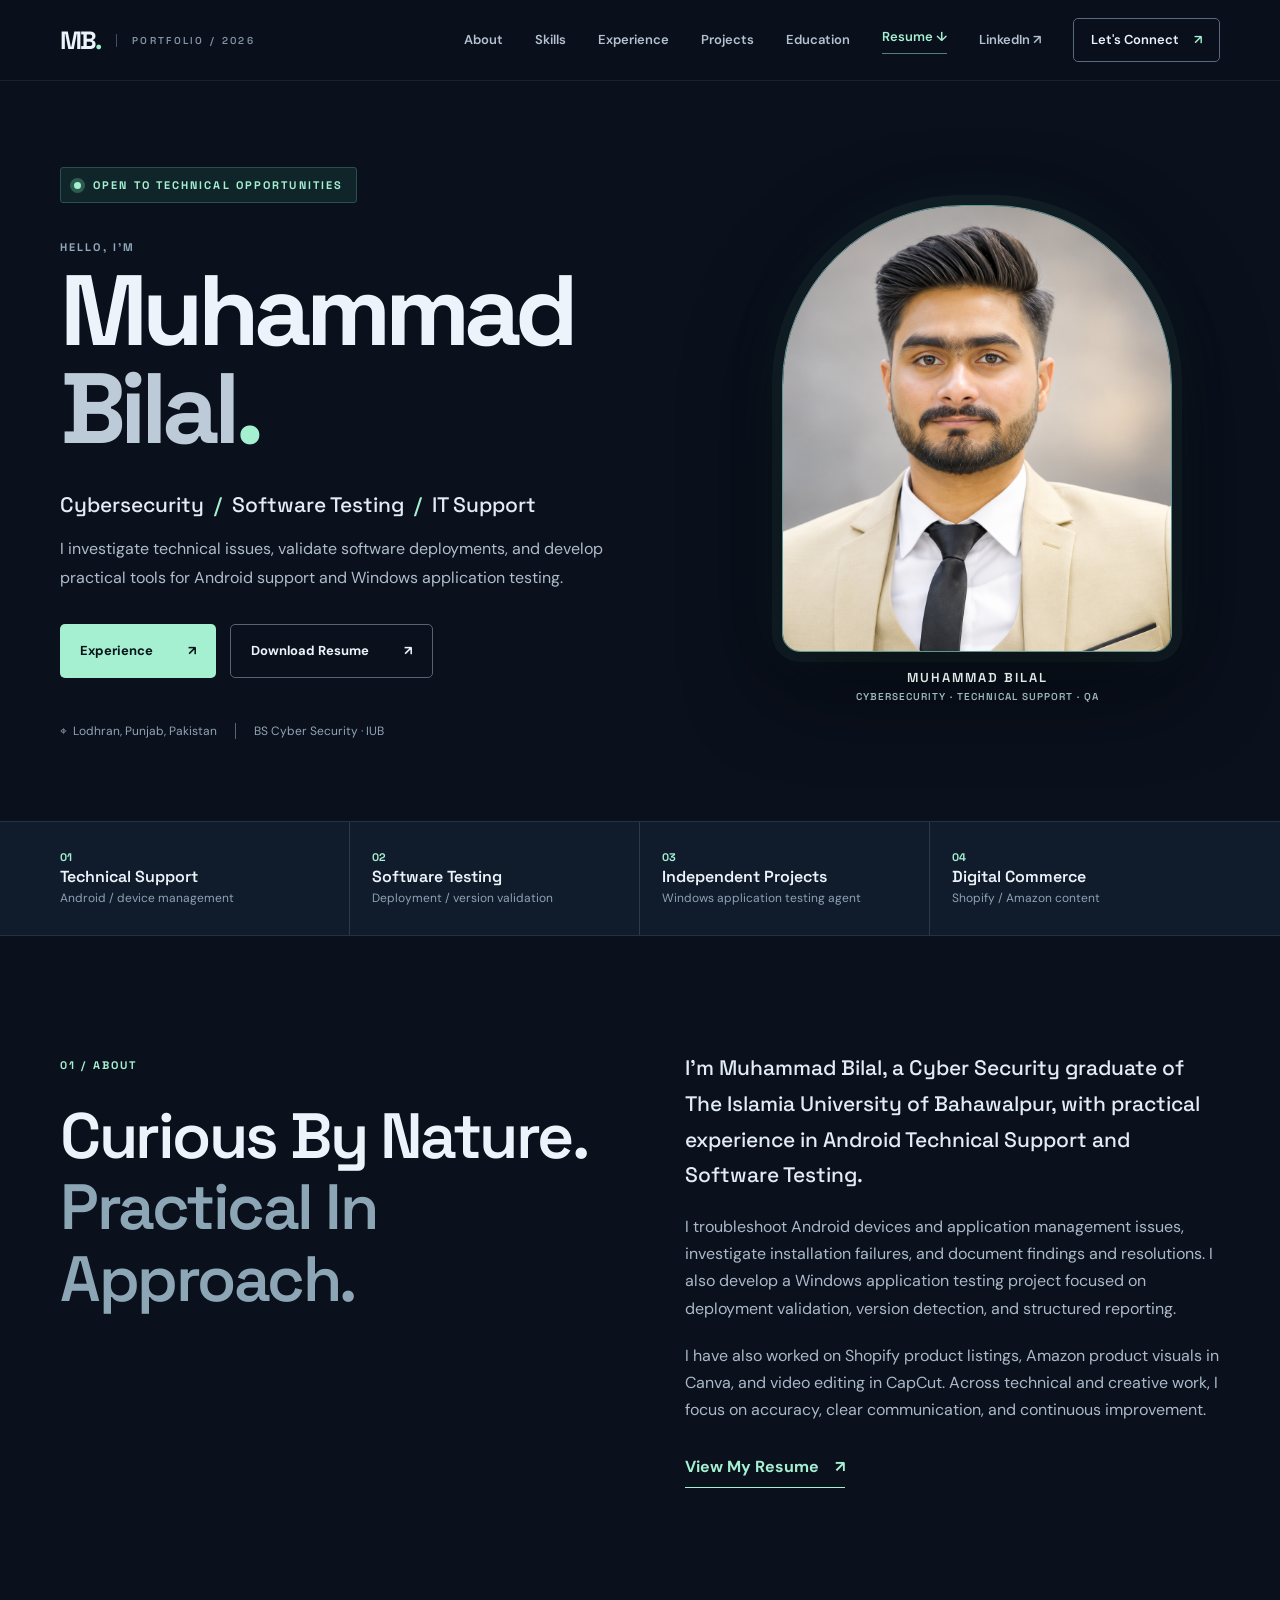
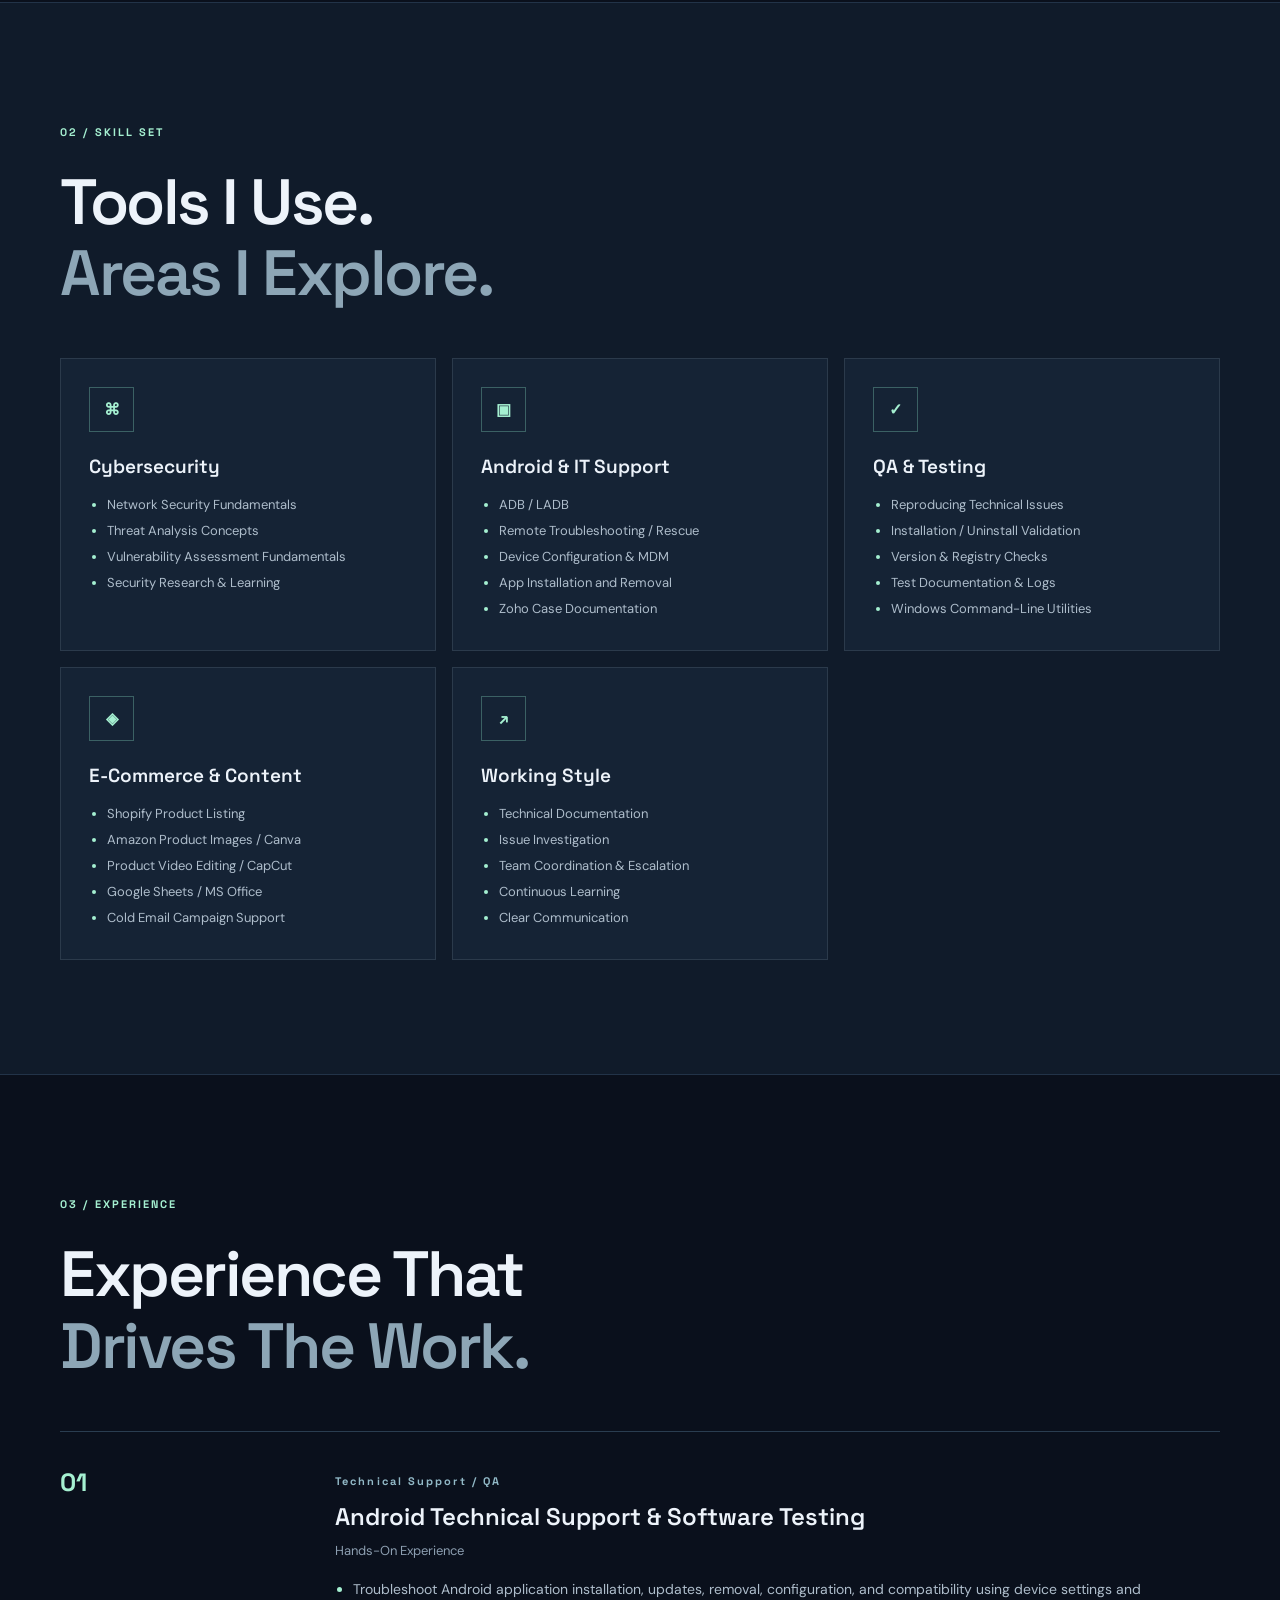
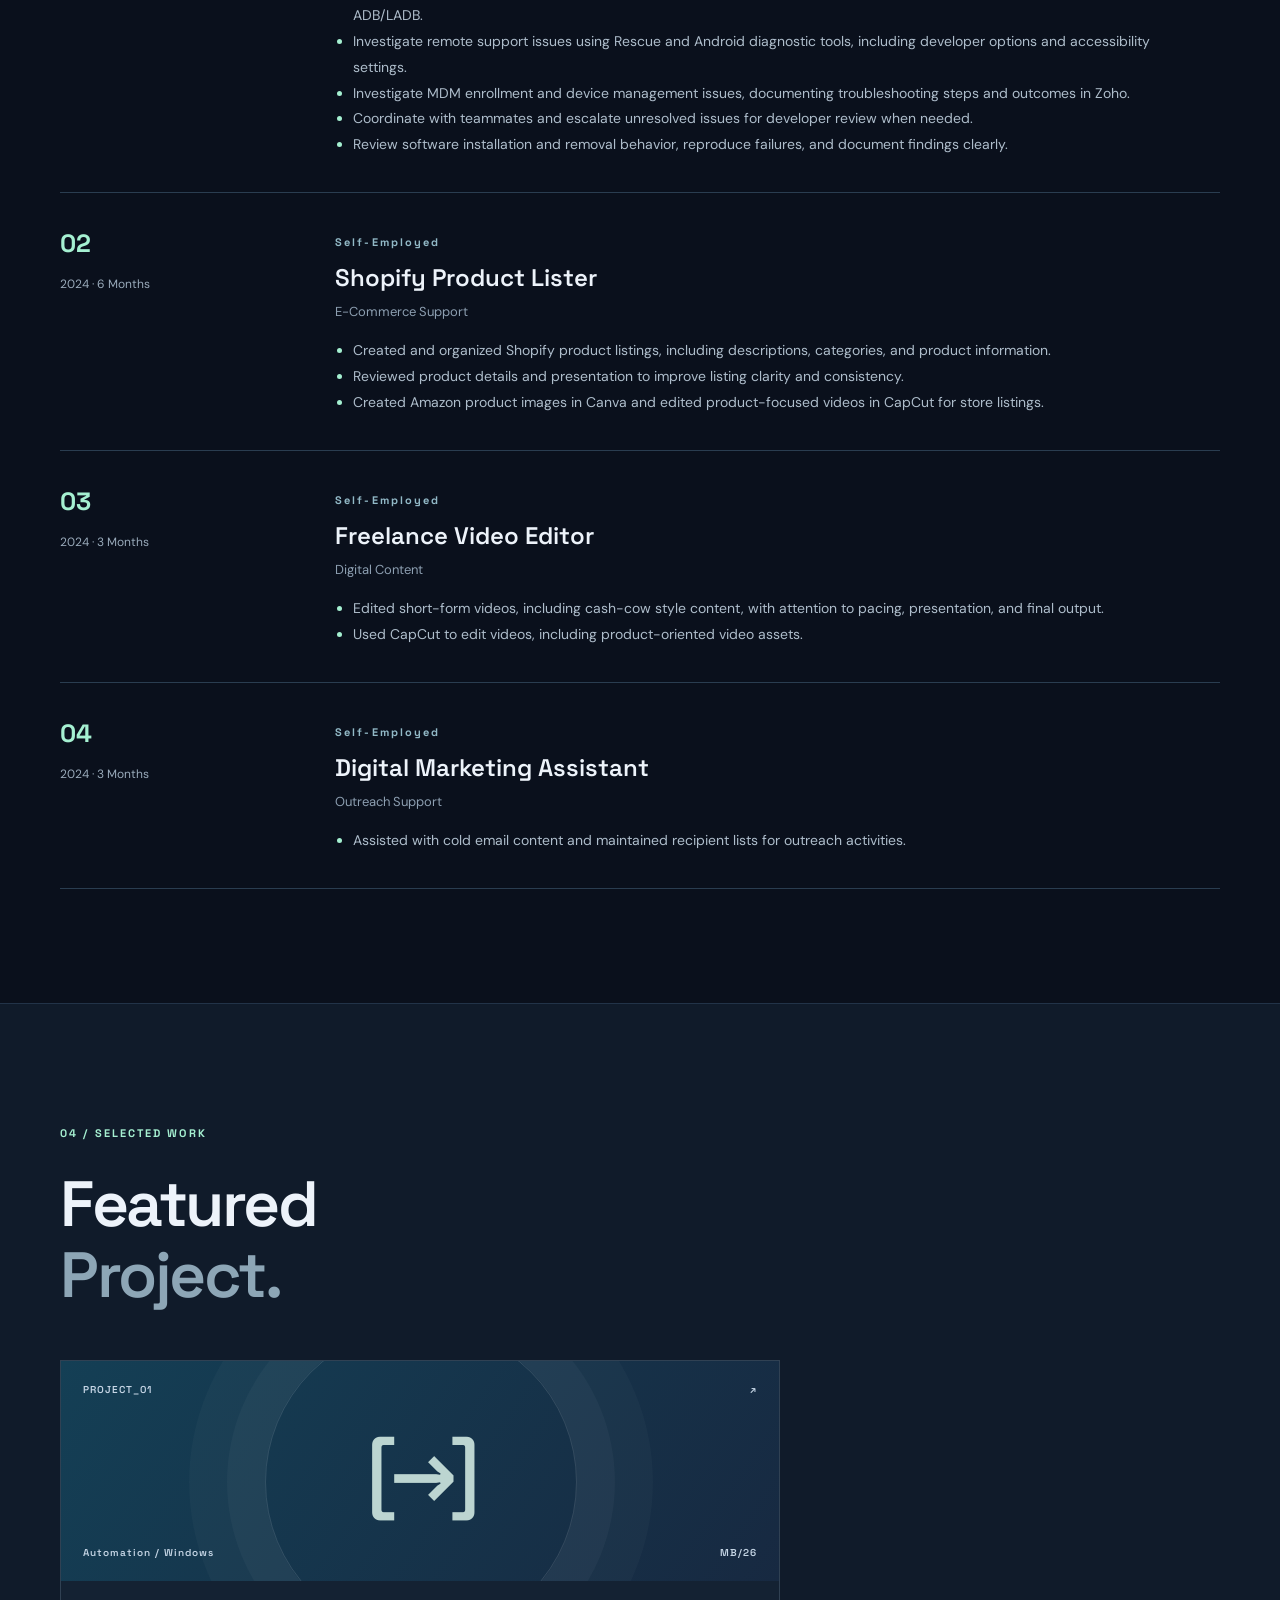
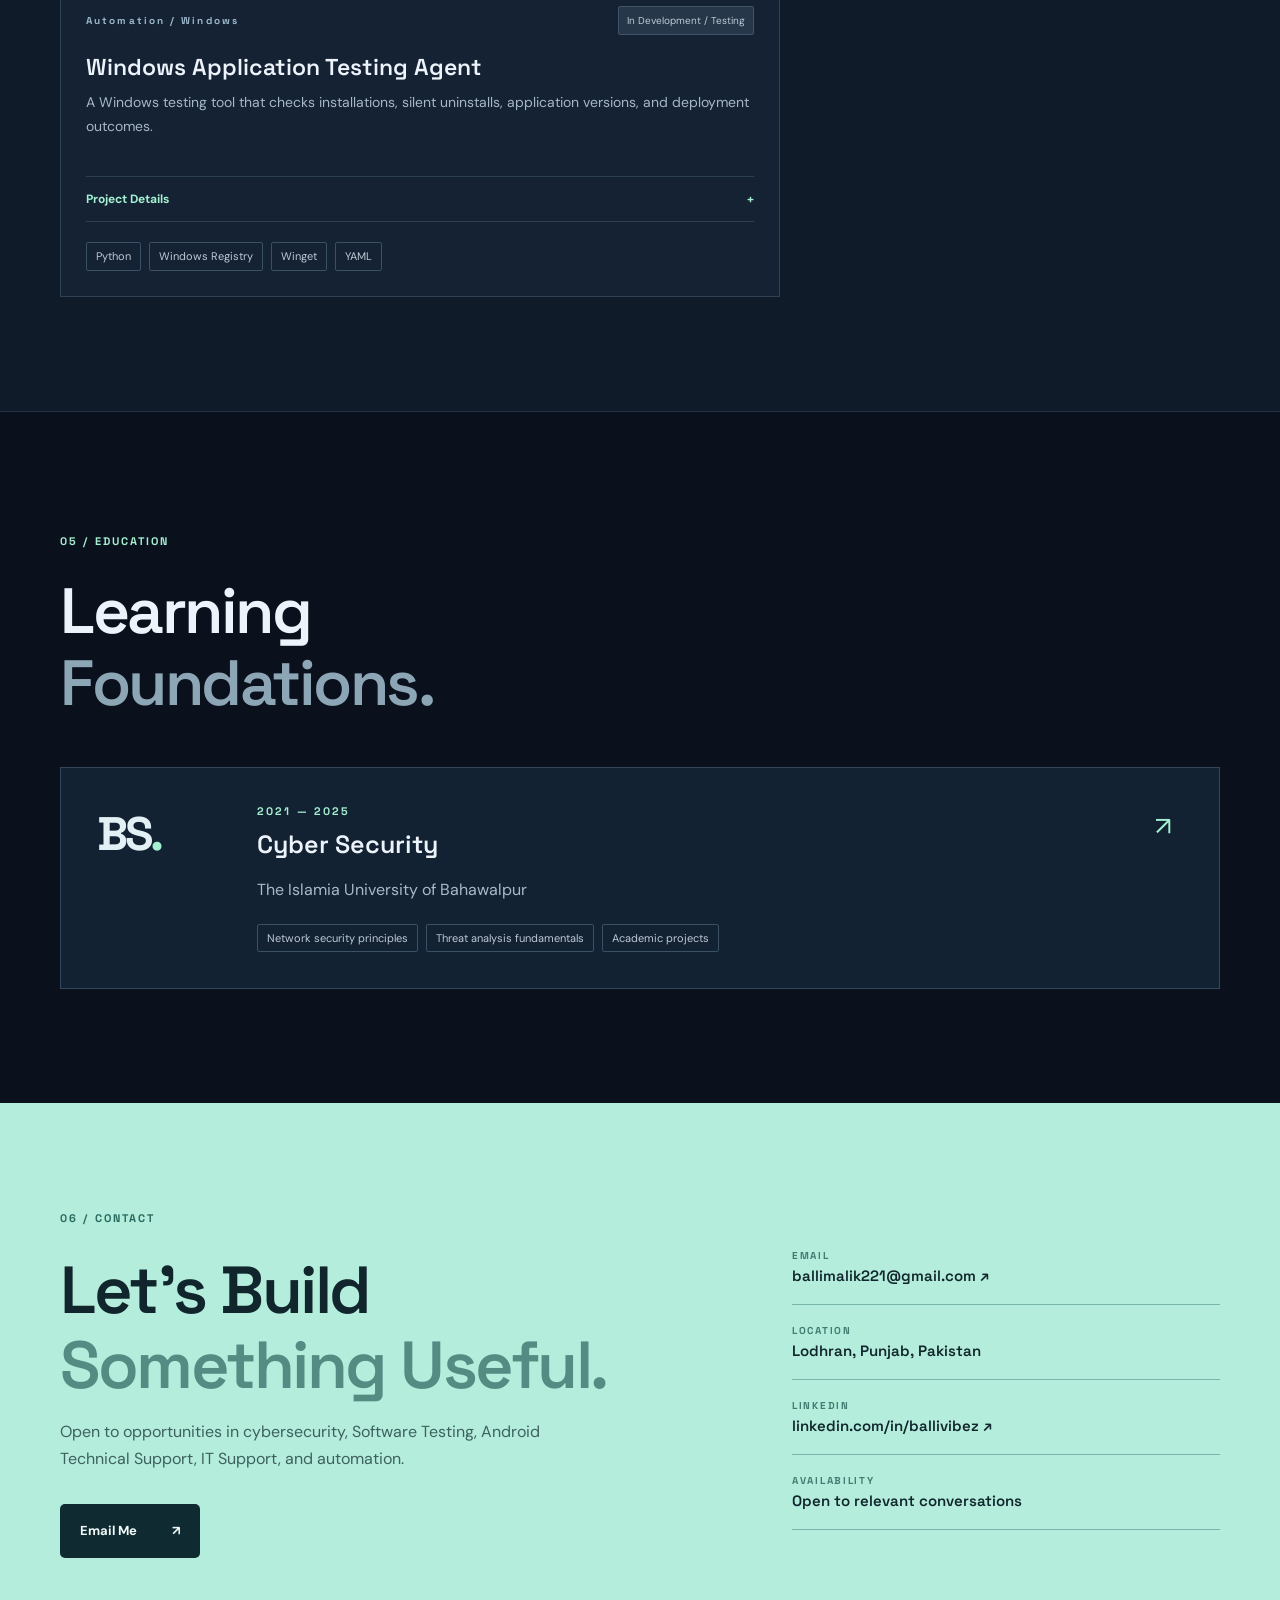
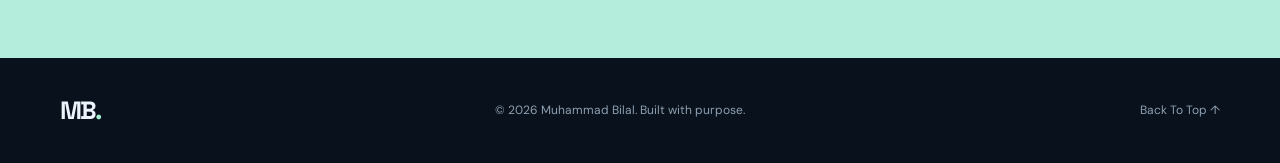
<file: index.html>
<!doctype html>
<html lang="en">
<head>
  <meta charset="UTF-8" />
  <meta name="viewport" content="width=device-width, initial-scale=1" />
  <meta name="theme-color" content="#0b1220" />
  <meta name="description" content="Muhammad Bilal's portfolio — cybersecurity, Android technical support, QA testing, Windows application deployment automation, and e-commerce content production." />
  <meta property="og:type" content="website" />
  <meta property="og:title" content="Muhammad Bilal | Cybersecurity, QA & Technical Support" />
  <meta property="og:description" content="Practical technical projects, support experience, deployment testing, and digital commerce work." />
  <title>Muhammad Bilal | Cybersecurity · QA · Technical Support</title>
  <link rel="icon" href="assets/favicon.svg" type="image/svg+xml" />
  <link rel="stylesheet" href="styles.css" />
  <script src="script.js" defer></script>
</head>
<body>
<a class="skip-link" href="#main">Skip to content</a>
<header class="site-header" id="top">
 <div class="shell header-wrap"><a href="#top" class="brand" aria-label="Muhammad Bilal, home"><span class="brand-icon">MB<span>.</span></span><span class="brand-caption">PORTFOLIO / 2026</span></a>
  <button id="menuToggle" class="menu-toggle" aria-expanded="false" aria-controls="siteNav" aria-label="Open navigation"><span></span><span></span><span></span></button>
  <nav class="nav" id="siteNav" aria-label="Main navigation"><a href="#about">About</a><a href="#skills">Skills</a><a href="#experience">Experience</a><a href="#projects">Projects</a><a href="#education">Education</a><a href="assets/Muhammad-Bilal-Resume.pdf" target="_blank" rel="noopener" class="nav-resume">Resume ↓</a><a href="https://www.linkedin.com/in/ballivibez" target="_blank" rel="noopener noreferrer" class="nav-linkedin" aria-label="Visit my LinkedIn profile">LinkedIn ↗</a><a href="#contact" class="nav-contact">Let's Connect <span aria-hidden="true">↗</span></a></nav>
 </div>
</header>
<main id="main">
 <section class="hero shell" aria-labelledby="hero-title">
  <div class="hero-copy">
   <div class="eyebrow"><span class="status-pulse"></span> OPEN TO TECHNICAL OPPORTUNITIES</div>
   <p class="hero-kicker">HELLO, I'M</p>
   <h1 id="hero-title">Muhammad <span>Bilal<span class="dot">.</span></span></h1>
   <h2>Cybersecurity <span class="slash">/</span> Software Testing <span class="slash">/</span> IT Support</h2>
   <p class="hero-lead">I investigate technical issues, validate software deployments, and develop practical tools for Android support and Windows application testing.</p>
   <div class="hero-actions"><a href="#experience" class="btn btn-primary">Experience <span aria-hidden="true">↗</span></a><a href="assets/Muhammad-Bilal-Resume.pdf" download="Muhammad-Bilal-Resume.pdf" class="btn btn-outline">Download Resume <span aria-hidden="true">↗</span></a></div>
   <div class="hero-meta"><span>⌖ &nbsp;Lodhran, Punjab, Pakistan</span><span class="meta-divider"></span><span>BS Cyber Security · IUB</span></div>
  </div>
  <div class="hero-portrait"><div class="portrait-frame"><img src="assets/muhammad-bilal-portrait-matched.png" alt="Professional portrait of Muhammad Bilal" width="819" height="939" loading="eager" fetchpriority="high"></div><div class="portrait-caption"><span>MUHAMMAD BILAL</span><span>CYBERSECURITY · TECHNICAL SUPPORT · QA</span></div></div>
 </section>
 <section class="metrics" aria-label="Areas of work"><div class="shell metric-layout"><div><span>01</span><strong>Technical Support</strong><small>Android / device management</small></div><div><span>02</span><strong>Software Testing</strong><small>Deployment / version validation</small></div><div><span>03</span><strong>Independent Projects</strong><small>Windows application testing agent</small></div><div><span>04</span><strong>Digital Commerce</strong><small>Shopify / Amazon content</small></div></div></section>
 <section class="section shell about-section" id="about"><div class="section-side"><span class="section-num">01 / ABOUT</span><h2>Curious By Nature.<br><em>Practical In Approach.</em></h2></div><div class="about-body"><p class="large-text">I'm Muhammad Bilal, a Cyber Security graduate of The Islamia University of Bahawalpur, with practical experience in Android Technical Support and Software Testing.</p><p>I troubleshoot Android devices and application management issues, investigate installation failures, and document findings and resolutions. I also develop a Windows application testing project focused on deployment validation, version detection, and structured reporting.</p><p>I have also worked on Shopify product listings, Amazon product visuals in Canva, and video editing in CapCut. Across technical and creative work, I focus on accuracy, clear communication, and continuous improvement.</p><div class="about-links"><a href="assets/Muhammad-Bilal-Resume.pdf" target="_blank" rel="noopener" class="text-link">View My Resume <span>↗</span></a></div></div></section>
 <section class="section section-surface" id="skills"><div class="shell"><div class="section-heading"><div><span class="section-num">02 / SKILL SET</span><h2>Tools I Use.<br><em>Areas I Explore.</em></h2></div></div><div class="skills-grid" id="skillsGrid"></div></div></section>
 <section class="section shell" id="experience"><div class="section-heading"><div><span class="section-num">03 / EXPERIENCE</span><h2>Experience That<br><em>Drives The Work.</em></h2></div></div><div class="timeline" id="experienceList"></div></section>
 <section class="section section-surface" id="projects"><div class="shell"><div class="section-heading"><div><span class="section-num">04 / SELECTED WORK</span><h2>Featured<br><em>Project.</em></h2></div></div><div class="project-grid" id="projectsGrid"></div></div></section>
 <section class="section shell" id="education"><div class="section-heading"><div><span class="section-num">05 / EDUCATION</span><h2>Learning<br><em>Foundations.</em></h2></div></div><div class="education-card"><span class="edu-mark">BS<span>.</span></span><div><p class="overline">2021 — 2025</p><h3>Cyber Security</h3><p>The Islamia University of Bahawalpur</p><div class="edu-tags"><span>Network security principles</span><span>Threat analysis fundamentals</span><span>Academic projects</span></div></div><span class="education-icon" aria-hidden="true">↗</span></div></section>
 <section class="contact-section" id="contact"><div class="shell contact-inner"><div><span class="section-num">06 / CONTACT</span><h2>Let's Build<br><em>Something Useful.</em></h2><p>Open to opportunities in cybersecurity, Software Testing, Android Technical Support, IT Support, and automation.</p><div class="contact-actions"><a class="btn btn-light" href="mailto:ballimalik221@gmail.com?subject=Opportunity%20for%20Muhammad%20Bilal">Email Me <span>↗</span></a></div></div><div class="contact-details"><div><small>EMAIL</small><a href="mailto:ballimalik221@gmail.com">ballimalik221@gmail.com ↗</a></div><div><small>LOCATION</small><span>Lodhran, Punjab, Pakistan</span></div><div><small>LINKEDIN</small><a href="https://www.linkedin.com/in/ballivibez" target="_blank" rel="noopener noreferrer">linkedin.com/in/ballivibez ↗</a></div><div><small>AVAILABILITY</small><span>Open to relevant conversations</span></div></div></div></section>
</main>
<footer class="footer"><div class="shell footer-inner"><a href="#top" class="brand-icon">MB<span>.</span></a><p>© <span id="year"></span> Muhammad Bilal. Built with purpose.</p><a href="#top" class="back-top">Back To Top ↑</a></div></footer>
</body>
</html>
</file>
<file: styles.css>
@import url('https://fonts.googleapis.com/css2?family=DM+Sans:wght@400;500;600;700&family=Space+Grotesk:wght@400;500;600;700&display=swap');
:root{--bg:#0a101c;--bg2:#101a29;--card:#142132;--line:#263346;--text:#edf3fa;--muted:#9eafc0;--accent:#a5f0d1;--purple:#b9aff9;--max:1216px}*{box-sizing:border-box}html{scroll-behavior:smooth;scroll-padding-top:90px}body{margin:0;background:var(--bg);color:var(--text);font:16px/1.7 'DM Sans',sans-serif;-webkit-font-smoothing:antialiased}a{color:inherit;text-decoration:none}button{font:inherit}button,a{outline-offset:4px}a:focus-visible,button:focus-visible,summary:focus-visible{outline:2px solid var(--accent)}.shell{max-width:var(--max);padding-inline:28px;margin:auto}.skip-link{position:absolute;top:-80px;left:20px;background:#fff;color:#000;padding:12px;z-index:100}.skip-link:focus{top:12px}.site-header{position:sticky;top:0;background:rgba(10,16,28,.88);backdrop-filter:blur(18px);border-bottom:1px solid rgba(255,255,255,.075);z-index:50}.header-wrap{height:80px;display:flex;align-items:center;justify-content:space-between}.brand{display:flex;align-items:center;gap:16px}.brand-icon{font:700 25px 'Space Grotesk',sans-serif;letter-spacing:-2px}.brand-icon span,.dot{color:var(--accent)}.brand-caption{font:600 10px 'Space Grotesk';letter-spacing:2.3px;color:#8594a5;padding-left:15px;border-left:1px solid #405061}.nav{display:flex;gap:32px;align-items:center;font-size:13px;font-weight:600}.nav>a:not(.nav-contact){color:#b4c1d0;transition:color .2s}.nav>a:hover{color:var(--accent)}.nav-contact{border:1px solid #59687a;padding:10px 17px;border-radius:5px}.nav-contact span{margin-left:12px;color:var(--accent)}.menu-toggle{display:none;background:none;border:0;padding:10px;cursor:pointer}.menu-toggle span{display:block;width:22px;height:2px;background:#fff;margin:5px}.hero{display:grid;grid-template-columns:1.14fr .86fr;gap:30px;min-height:660px;align-items:center;padding-block:86px 80px}.eyebrow,.overline,.section-num,.hero-kicker{font:700 11px 'Space Grotesk';letter-spacing:2.1px}.eyebrow{color:var(--accent);display:inline-flex;align-items:center;gap:12px;border:1px solid #2a4f4e;background:#10252a;padding:10px 13px;border-radius:3px}.status-pulse{width:7px;height:7px;border-radius:50%;background:#a5f0d1;box-shadow:0 0 0 4px #2d5b4f}.hero-kicker{color:#90a7b9;margin:37px 0 8px}.hero h1{font:700 clamp(64px,7.8vw,115px)/.98 'Space Grotesk';letter-spacing:-6px;margin:0}.hero h1>span{display:block;color:#bdcbd9}.hero h2{font:500 clamp(16px,1.7vw,21px) 'Space Grotesk';margin:33px 0 15px;color:#e4edf5}.slash{color:var(--accent);margin:0 5px}.hero-lead{max-width:585px;color:#aebccb;font-size:16px;line-height:1.85}.hero-actions,.contact-actions{display:flex;gap:14px;flex-wrap:wrap;margin-top:31px}.btn{display:inline-flex;align-items:center;justify-content:center;gap:35px;font-weight:700;font-size:13px;border-radius:5px;padding:15px 20px;min-height:54px;transition:transform .2s,background .2s}.btn:hover{transform:translateY(-3px)}.btn-primary{background:var(--accent);color:#07151a}.btn-outline{border:1px solid #566474;color:#edf3fa}.btn-outline:hover{background:#1c2b3c}.hero-meta{display:flex;gap:18px;align-items:center;margin-top:43px;font-size:12px;color:#90a4b6}.meta-divider{height:16px;width:1px;background:#566474}.hero-art{position:relative;min-height:450px;display:grid;place-items:center;isolation:isolate}.art-grid{position:absolute;inset:0;background-image:linear-gradient(#58718624 1px,transparent 1px),linear-gradient(90deg,#58718624 1px,transparent 1px);background-size:32px 32px;mask-image:radial-gradient(ellipse,black 35%,transparent 73%)}.art-halo{position:absolute;width:380px;height:380px;background:radial-gradient(circle,#5f8b9240,transparent 67%);border-radius:50%;filter:blur(17px)}.interface-card{width:min(100%,440px);background:#152335;border:1px solid #39516a;box-shadow:0 35px 90px #0007;transform:rotate(-3deg);position:relative}.interface-top,.interface-bottom{display:flex;align-items:center;justify-content:space-between;padding:16px 19px;border-bottom:1px solid #33485d;font:600 10px 'Space Grotesk';letter-spacing:1px;color:#9cadc0}.mini-lights{display:flex;gap:5px}.mini-lights i{width:6px;height:6px;background:#596b7c;border-radius:50%}.mini-lights i:first-child{background:var(--accent)}.signal{color:var(--accent)}.interface-main{padding:38px 26px 42px}.terminal-title{display:flex;justify-content:space-between;color:#b3c8d5;font:700 12px 'Space Grotesk';letter-spacing:1px;margin:0 0 24px}.terminal-title span{color:#607991}.interface-item{display:flex;align-items:center;gap:16px;border-bottom:1px solid #2b4052;padding:13px 0;font:600 11px 'Space Grotesk';letter-spacing:1px}.interface-index{color:#6f889e}.interface-bar{height:4px;margin-left:auto;border-radius:6px;background:var(--accent)}.bar-1{width:47px}.bar-2{width:55px;background:#b9aff9}.bar-3{width:36px;background:#85bbf9}.bar-4{width:43px;background:#eac68a}.interface-bottom{border-top:1px solid #33485d;border-bottom:0}.spark{color:var(--accent);font-size:15px}.orbit{position:absolute;z-index:2;background:#26394b;border:1px solid #496178;padding:11px 16px;font:700 14px monospace;color:var(--accent);box-shadow:0 16px 40px #0007}.orbit-a{top:12%;right:2%;transform:rotate(12deg)}.orbit-b{bottom:13%;left:0;transform:rotate(-8deg)}.metrics{background:#101c2b;border-block:1px solid #223245}.metric-layout{display:grid;grid-template-columns:repeat(4,1fr)}.metric-layout>div{padding:28px 22px;border-right:1px solid #2a3a4c;display:flex;flex-direction:column;gap:2px}.metric-layout>div:first-child{padding-left:0}.metric-layout>div:last-child{border:0}.metric-layout span{font:700 11px 'Space Grotesk';color:var(--accent)}.metric-layout strong{font:600 16px 'Space Grotesk'}.metric-layout small{color:#8ea2b5;font-size:12px}.section{padding-block:114px}.section-num{color:var(--accent)}.section h2,.contact-section h2{font:600 clamp(40px,5vw,66px)/1.12 'Space Grotesk';letter-spacing:-2.5px;margin:23px 0 0}.section h2 em,.contact-section h2 em{font-style:normal;color:#8da6b6}.about-section{display:grid;grid-template-columns:1fr 1fr;gap:90px}.about-body{color:#aab9c9}.about-body p{margin:0 0 20px}.about-body .large-text{font:500 21px/1.7 'Space Grotesk';color:#e2ecf6}.about-links{display:flex;gap:32px;margin-top:30px;flex-wrap:wrap}.text-link{border-bottom:1px solid var(--accent);color:var(--accent);font-weight:700;padding-bottom:6px}.text-link span{margin-left:12px}.section-surface{background:#101b2a;border-block:1px solid #223348}.section-heading{display:flex;justify-content:space-between;align-items:end;gap:35px;margin-bottom:48px}.section-heading>p{width:330px;color:#9cacbd;margin:0 0 6px;font-size:14px}.skills-grid{display:grid;grid-template-columns:repeat(3,1fr);gap:16px}.skill-card{background:#152335;border:1px solid #2b3a4b;padding:28px;transition:border-color .2s,transform .2s;min-height:282px}.skill-card:hover,.project-card:hover{transform:translateY(-4px);border-color:#6c9a9b}.skill-icon{height:45px;width:45px;border:1px solid #3b6164;display:grid;place-items:center;color:var(--accent);font:700 16px 'Space Grotesk'}.skill-card h3{font:600 19px 'Space Grotesk';margin:22px 0 13px}.skill-card ul,.exp-main ul,.project-extra ul{padding:0 0 0 18px;margin:0;color:#aebdcb;font-size:13px;line-height:2}.skill-card li::marker,.exp-main li::marker{color:var(--accent)}.timeline{border-top:1px solid #2a3d50}.exp-row{display:grid;grid-template-columns:235px 1fr;padding:34px 0;border-bottom:1px solid #2a3d50;gap:40px}.exp-aside{display:flex;flex-direction:column;gap:15px}.exp-count{font:700 25px 'Space Grotesk';color:var(--accent)}.exp-date{color:#9aabbb;font-size:12px}.exp-main .overline{color:#92b9c7}.exp-main h3{font:600 24px 'Space Grotesk';margin:8px 0}.exp-sub{color:#8d9fb1;font-size:13px;margin:0 0 15px}.exp-main ul{max-width:840px;font-size:14px;line-height:1.85}.filters{display:flex;flex-wrap:wrap;gap:10px;margin:0 0 24px}.filter{background:transparent;border:1px solid #425163;color:#adbbca;border-radius:3px;font-size:12px;font-weight:700;padding:11px 18px;cursor:pointer}.filter.active,.filter:hover{background:var(--accent);border-color:var(--accent);color:#101a23}.project-grid{display:grid;grid-template-columns:repeat(2,1fr);gap:20px}.project-card{background:#142233;border:1px solid #304153;overflow:hidden;transition:border .2s,transform .2s}.project-visual{height:220px;padding:22px;display:flex;flex-direction:column;justify-content:space-between;overflow:hidden;position:relative}.project-visual:before{content:'';position:absolute;width:310px;height:310px;border:1px solid #ffffff20;border-radius:50%;left:calc(50% - 155px);top:-35px;box-shadow:0 0 0 38px #ffffff08,0 0 0 76px #ffffff06}.project-visual.blue{background:linear-gradient(125deg,#143f55,#172941)}.project-visual.violet{background:linear-gradient(125deg,#35305f,#1c2842)}.project-visual.teal{background:linear-gradient(125deg,#16514e,#173645)}.project-visual.amber{background:linear-gradient(125deg,#65472a,#263343)}.project-visual.pink{background:linear-gradient(125deg,#583d58,#293344)}.project-visual-top,.project-visual-bottom{display:flex;justify-content:space-between;font:600 10px 'Space Grotesk';letter-spacing:1px;color:#c5d5e5;z-index:1}.project-glyph{position:absolute;inset:0;display:grid;place-items:center;font:600 84px 'Space Grotesk';color:#e6fef3;opacity:.8;letter-spacing:-6px}.project-body{padding:25px}.project-label-row{display:flex;gap:9px;align-items:center;justify-content:space-between;flex-wrap:wrap}.project-label-row .overline{color:#9cb9cc;font-size:10px}.status-label{color:#bdcad7;background:#263749;border:1px solid #415366;border-radius:2px;padding:5px 8px;font-size:10px}.project-body h3{font:600 23px 'Space Grotesk';margin:17px 0 9px}.project-body>p{color:#a6b7c6;font-size:14px;min-height:70px;margin:0 0 12px}.project-body details{border-block:1px solid #2d4051;margin-top:15px}.project-body summary{cursor:pointer;display:flex;justify-content:space-between;font-size:12px;font-weight:700;padding:12px 0;color:var(--accent);list-style:none}.project-body summary::-webkit-details-marker{display:none}.project-extra{padding:0 0 16px}.project-extra h4{font-size:11px;color:#dceaf2;margin:14px 0 2px}.project-extra p,.project-extra li{color:#aebdcb;font-size:12px;line-height:1.7;margin:0}.tags,.edu-tags{display:flex;gap:8px;flex-wrap:wrap;margin-top:20px}.tags span,.edu-tags span{border:1px solid #395065;padding:5px 9px;border-radius:2px;color:#bdc9d5;font-size:11px}.repo-pending{display:block;color:#90a4b5;font-size:12px;margin-top:23px}.project-note{font-size:12px;color:#91a6b9;margin-top:22px}.education-card{border:1px solid #33475a;background:#132233;padding:36px;display:grid;grid-template-columns:130px 1fr 28px;gap:30px;align-items:start;margin-top:42px}.edu-mark{font:700 47px 'Space Grotesk';letter-spacing:-3px;color:#e2f0f5}.edu-mark span{color:var(--accent)}.education-card .overline{color:var(--accent);margin:0}.education-card h3{font:600 25px 'Space Grotesk';margin:10px 0}.education-card p{color:#aab9c9}.education-icon{font-size:26px;color:var(--accent)}.cert-note{display:flex;gap:30px;padding:27px 0;border-bottom:1px solid #2e4052;margin-top:32px}.cert-note strong{min-width:150px;font:600 17px 'Space Grotesk'}.cert-note p{margin:0;font-size:14px;color:#9eaebf}.contact-section{background:#b4eddb;color:#10252c;padding:100px 0}.contact-inner{display:grid;grid-template-columns:1.2fr .8fr;gap:90px}.contact-section .section-num{color:#286a60}.contact-section h2{font-size:clamp(42px,5.2vw,70px)}.contact-section h2 em{color:#548c83}.contact-section p{max-width:520px;color:#3d615f}.btn-light{background:#102a32;color:#f1faf7}.btn-dark-outline{border:1px solid #5a978e}.contact-details{align-self:center}.contact-details>div{border-bottom:1px solid #78b5aa;display:flex;flex-direction:column;gap:4px;padding:19px 0}.contact-details small{font:700 10px 'Space Grotesk';letter-spacing:1.7px;color:#417c73}.contact-details a,.contact-details span{font:600 15px 'Space Grotesk';overflow-wrap:anywhere}.contact-details .muted-link{font-weight:400;color:#4c786f}.footer{background:#09111c}.footer-inner{display:flex;align-items:center;justify-content:space-between;gap:20px;min-height:105px}.footer p,.back-top{color:#8ea0b1;font-size:12px}
@media(max-width:1050px){.nav{gap:18px}.hero{grid-template-columns:1fr 1fr}.hero h1{font-size:75px}.about-section{gap:40px}.skills-grid{grid-template-columns:repeat(2,1fr)}.contact-inner{gap:45px}}@media(max-width:760px){.shell{padding-inline:20px}.header-wrap{height:68px}.brand-caption{font-size:9px}.menu-toggle{display:block}.nav{display:none;position:absolute;top:68px;left:0;right:0;background:#101c2b;flex-direction:column;gap:0;padding:12px 20px 22px;border-bottom:1px solid #334556;align-items:stretch}.nav.open{display:flex}.nav a{padding:12px}.nav-contact{text-align:center;margin-top:8px}.hero{display:flex;flex-direction:column;align-items:stretch;min-height:unset;padding-block:63px 46px;gap:10px}.hero h1{font-size:clamp(58px,13vw,85px);letter-spacing:-4px}.hero h2{margin-top:25px}.hero-meta{margin-top:30px;flex-wrap:wrap}.hero-art{min-height:350px}.interface-card{width:min(88%,430px)}.metrics .metric-layout{grid-template-columns:repeat(2,1fr)}.metric-layout>div{padding:22px 12px}.metric-layout>div:first-child{padding-left:12px}.metric-layout>div:nth-child(2){border-right:0}.metric-layout>div:nth-child(-n+2){border-bottom:1px solid #2a3a4c}.section{padding-block:75px}.about-section,.contact-inner{grid-template-columns:1fr;gap:35px}.section-heading{align-items:start;flex-direction:column}.section-heading>p{width:auto}.project-grid{grid-template-columns:1fr}.exp-row{grid-template-columns:70px 1fr;gap:15px}.exp-aside{gap:18px}.exp-date{font-size:10px}.education-card{grid-template-columns:1fr;gap:12px;padding:24px}.education-icon{display:none}.cert-note{flex-direction:column;gap:9px}.contact-section{padding:75px 0}.footer-inner{flex-wrap:wrap;padding-block:26px}.footer p{order:3;flex-basis:100%;margin:0}}@media(max-width:480px){.skills-grid{grid-template-columns:1fr}.hero h1{font-size:58px}.hero-actions .btn{flex:1;gap:12px}.hero-art{min-height:315px}.interface-main{padding:26px 15px}.interface-item{font-size:9px;gap:8px}.orbit{display:none}.about-body .large-text{font-size:18px}.section h2{font-size:40px}.contact-section h2{font-size:43px}.metric-layout strong{font-size:13px}.project-visual{height:190px}.contact-actions .btn{flex:1;gap:8px}}
@media(prefers-reduced-motion:reduce){html{scroll-behavior:auto}*,*:before,*:after{transition:none!important;animation:none!important}}

/* Portrait, supplied by portfolio owner */
.hero-portrait{min-height:470px;display:flex;align-items:center;justify-content:center;flex-direction:column;position:relative;padding:24px 18px}
.portrait-frame{width:min(100%,390px);aspect-ratio:273/313;overflow:hidden;border-radius:180px 180px 18px 18px;border:1px solid #456a71;box-shadow:0 28px 90px #0006,0 0 0 12px #b4eddb0b;background:#e9ece6}
.portrait-frame img{width:100%;height:100%;object-fit:cover;object-position:50% 27%;display:block}
.portrait-caption{display:flex;flex-direction:column;align-items:center;gap:4px;padding:17px 0 0;color:#dfeae7;font:600 13px 'Space Grotesk',sans-serif;letter-spacing:2px;text-align:center}
.portrait-caption span+span{font-size:10px;color:#9bb9b9;letter-spacing:1px}
.project-grid:has(.project-card:only-child){grid-template-columns:minmax(0,720px)}
@media(max-width:760px){.hero-portrait{min-height:0;padding:30px 25px}.portrait-frame{width:min(100%,310px)}}

/* 2026 refresh: cohesive portrait finish and prominent resume access */
.nav-resume{color:var(--accent)!important;border-bottom:1px solid rgba(165,240,209,.5);padding-bottom:4px}
.portrait-frame{background:radial-gradient(ellipse at 50% 38%,#173d4d,#0a1422 75%);border:1px solid #5e9995;box-shadow:0 28px 90px #0008,0 0 0 10px #a5f0d10d,0 0 60px #2d9d8f1b}
.portrait-frame img{object-position:50% 15%}
@media(max-width:760px){.nav-resume{border-bottom:0;padding-bottom:12px}}

/* Consistent compact labels, without changing heading hierarchy */
.edu-tags span,.tags span{font-size:11px;line-height:1.5;font-weight:400}
.metric-layout small{font-size:12px;line-height:1.5;font-weight:400}

/* Mobile layout polish: compact spacing and comfortable tap targets */
html { overflow-x: clip; }
body { overflow-wrap: break-word; }
@media (max-width: 760px) {
  .shell { padding-inline: 22px; }
  .hero { padding-block: 46px 42px; gap: 18px; }
  .hero h1 { font-size: clamp(48px, 11vw, 78px); letter-spacing: -.045em; overflow-wrap: normal; }
  .hero h2 { line-height: 1.5; }
  .hero-lead { line-height: 1.7; }
  .hero-meta { gap: 10px 14px; line-height: 1.5; }
  .section { padding-block: 64px; }
  .section h2 { letter-spacing: -.035em; line-height: 1.15; }
  .section-heading { margin-bottom: 28px; }
  .skill-card { min-height: 0; padding: 23px; }
  .skill-card ul, .exp-main ul { line-height: 1.8; font-size: 14px; }
  .exp-row { padding: 27px 0; }
  .exp-main h3 { font-size: clamp(19px, 5vw, 24px); line-height: 1.3; }
  .portrait-caption { letter-spacing: 1px; }
  .btn, .nav a, .text-link { min-height: 44px; }
  .nav { max-height: calc(100dvh - 68px); overflow-y: auto; }
  .contact-inner { gap: 25px; }
}
@media (max-width: 480px) {
  .shell { padding-inline: 18px; }
  .hero h1 { font-size: clamp(43px, 11.2vw, 59px); }
  .hero-actions, .contact-actions { flex-direction: column; }
  .hero-actions .btn, .contact-actions .btn { width: 100%; flex: initial; justify-content: space-between; }
  .hero-portrait { padding: 14px 9px 5px; }
  .portrait-frame { width: min(83%, 300px); }
  .section h2 { font-size: clamp(32px, 9vw, 42px); }
  .contact-section h2 { font-size: clamp(36px, 10vw, 44px); }
  .about-body .large-text { font-size: 18px; line-height: 1.65; }
  .exp-row { grid-template-columns: 42px minmax(0, 1fr); gap: 12px; }
  .exp-count { font-size: 20px; }
  .exp-main ul { padding-left: 17px; }
  .metric-layout>div { padding: 17px 11px; }
  .metric-layout strong { font-size: 13px; line-height: 1.4; }
  .project-body { padding: 20px; }
  .project-body h3 { font-size: 20px; }
  .project-body>p { min-height: 0; }
  .education-card { padding: 21px; }
  .footer-inner { gap: 12px; }
}
</file>
